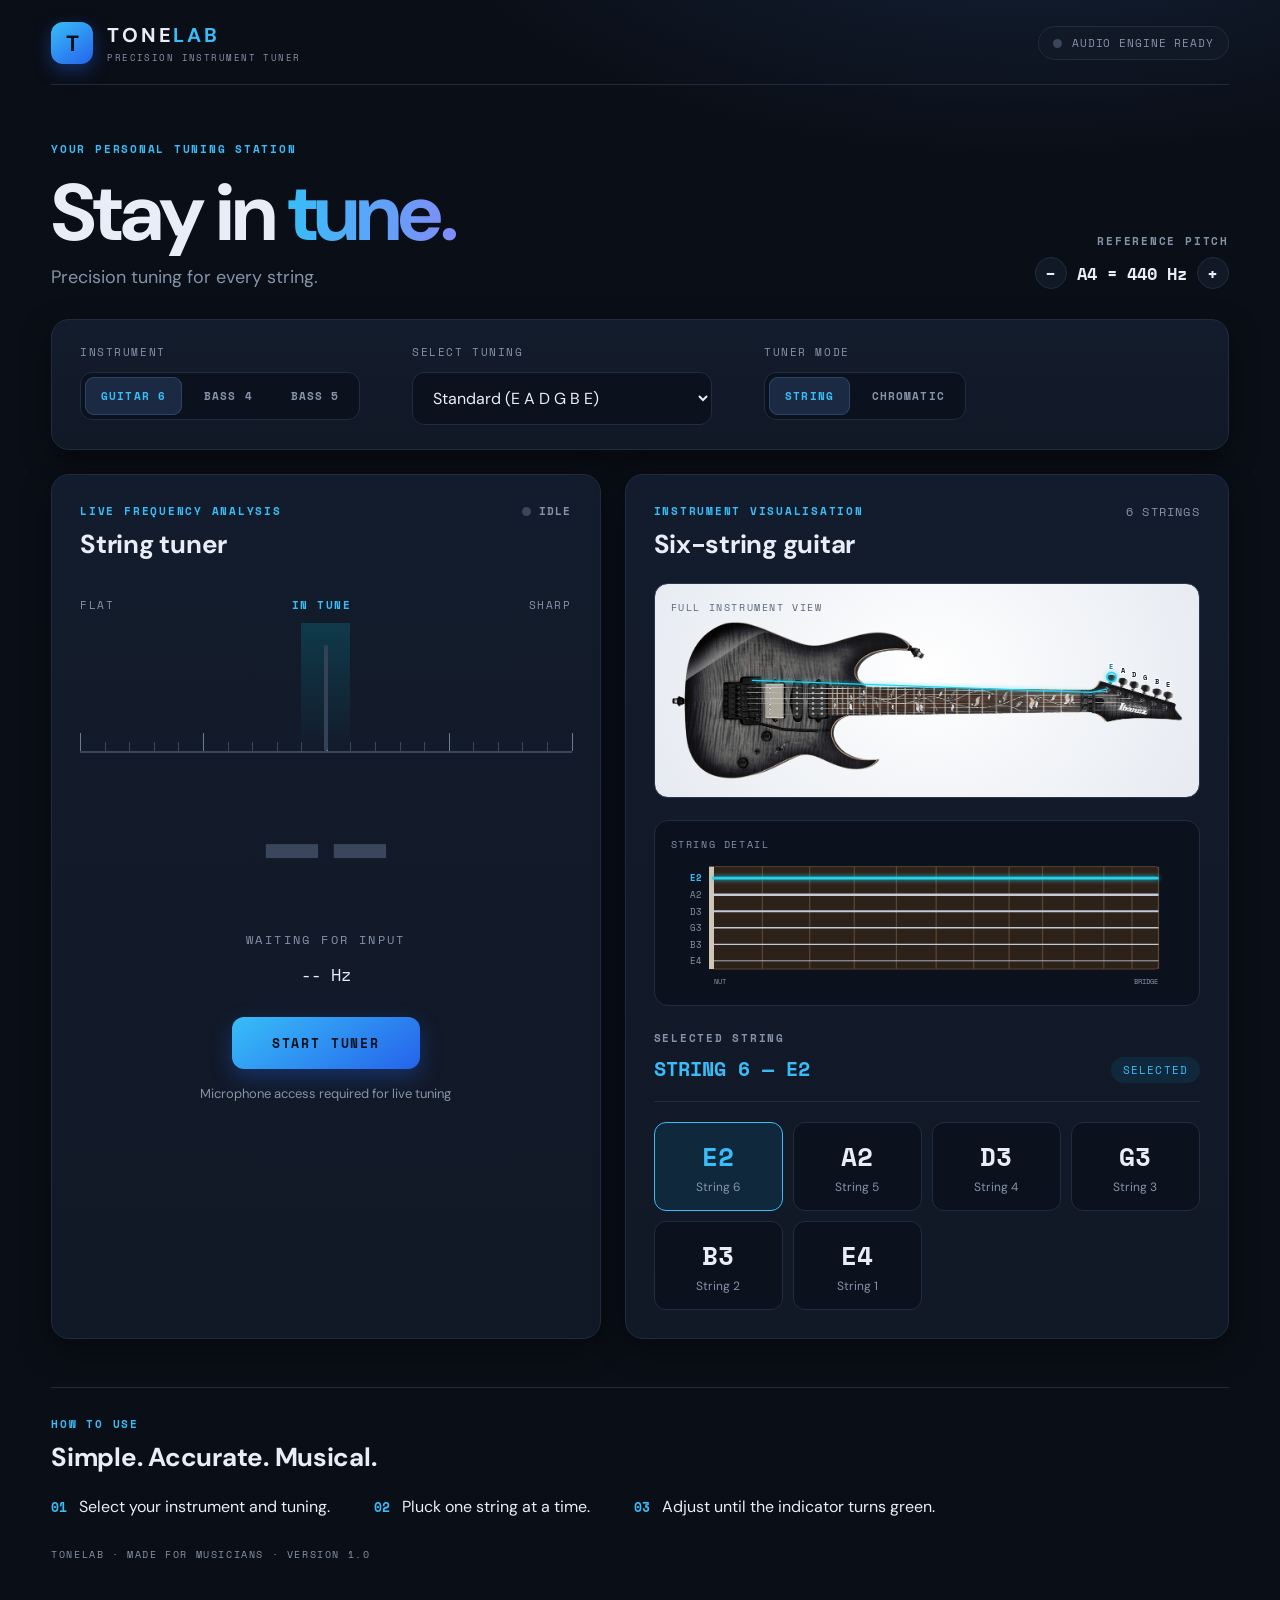
<file: index.html>
<!DOCTYPE html>
<html lang="en">
<head>
  <meta name="google-site-verification" content="nbQuBCfV1bMN90CUjbVreOwu0vkcyE_6Wc-4GuiCO3g" />
<meta charset="utf-8">
<meta name="viewport" content="width=device-width, initial-scale=1, viewport-fit=cover">
<title>ToneLab – Free Online Guitar &amp; Bass Tuner (all tunings)</title>
<meta name="description" content="ToneLab is a free online guitar and bass tuner. Tune 6-string guitar and 4 or 5-string bass in standard, drop, open and alternate tunings using your microphone.">
<meta name="theme-color" content="#0a0e16">
<meta property="og:type" content="website">
<meta property="og:title" content="ToneLab – Free Online Guitar &amp; Bass Tuner">
<meta property="og:description" content="Precision tuning for every string: guitar and bass, every common tuning, right in your browser.">
<meta property="og:image" content="img/guitar-6.png">
<link rel="icon" href="data:image/svg+xml,%3Csvg xmlns='http://www.w3.org/2000/svg' viewBox='0 0 64 64'%3E%3Crect width='64' height='64' rx='14' fill='%232563eb'/%3E%3Ctext x='32' y='46' font-size='40' font-weight='700' text-anchor='middle' fill='%23fff' font-family='Arial'%3ET%3C/text%3E%3C/svg%3E">
<script type="application/ld+json">{"@context":"https://schema.org","@type":"WebApplication","name":"ToneLab","applicationCategory":"MusicApplication","operatingSystem":"Any","description":"Free online guitar and bass tuner with every common tuning.","offers":{"@type":"Offer","price":"0","priceCurrency":"USD"}}</script>
<link rel="preconnect" href="https://fonts.googleapis.com">
<link rel="preconnect" href="https://fonts.gstatic.com" crossorigin>
<link href="https://fonts.googleapis.com/css2?family=DM+Sans:wght@400;500;700&family=Space+Mono:wght@400;700&display=swap" rel="stylesheet">
<link rel="stylesheet" href="style.css">
</head>
<body class="waiting">

<header class="top">
  <div class="brand"><span class="logo">T</span>
    <div><h2>TONE<i>LAB</i></h2><p class="eyebrow dark">Precision instrument tuner</p></div></div>
  <div class="eng"><span id="dot"></span><span id="status" class="mono">Audio engine ready</span></div>
</header>

<section class="hero">
  <div><p class="eyebrow">Your personal tuning station</p>
    <h1>Stay in <em>tune.</em></h1><p class="sub">Precision tuning for every string.</p></div>
  <div class="ref"><p class="eyebrow dark">Reference pitch</p>
    <div class="a4"><button id="a4m" type="button" aria-label="Lower A4">−</button><b>A4 = <span id="a4">440</span> Hz</b><button id="a4p" type="button" aria-label="Raise A4">+</button></div></div>
</section>

<section class="controls">
  <div><p class="mono lab">Instrument</p><div id="inst" class="opts"></div></div>
  <div><p class="mono lab">Select tuning</p><select id="tuning" aria-label="Tuning"></select></div>
  <div><p class="mono lab">Tuner mode</p>
    <div id="mode" class="opts">
      <button type="button" data-m="auto" aria-pressed="true" class="pill">String</button>
      <button type="button" data-m="chrom" aria-pressed="false" class="pill">Chromatic</button>
    </div></div>
</section>

<main class="grid">
  <section class="pane">
    <div class="phead"><div><p class="eyebrow">Live frequency analysis</p><h3 id="ptitle">String tuner</h3></div>
      <span class="live"><i></i><span id="live">Idle</span></span></div>
    <div class="scale mono"><span>Flat</span><span class="g">In tune</span><span>Sharp</span></div>
    <div class="gauge"><div class="zone"></div><div id="ticks"></div><div id="bar" class="needle idle"></div></div>
    <div class="read"><span id="note">--</span><sub id="oct"></sub></div>
    <p id="state" class="mono state">Waiting for input</p>
    <p id="hz" class="mono hz">-- Hz</p>
    <div class="center"><button id="start" type="button" class="start">Start tuner</button>
      <p class="small">Microphone access required for live tuning</p></div>
  </section>

  <section class="pane">
    <div class="phead"><div><p class="eyebrow">Instrument visualisation</p><h3 id="gt">Six-string guitar</h3></div>
      <span id="gcount" class="soft">6 strings</span></div>
    <div class="view stage"><p class="mono tiny">Full instrument view</p><div id="guitar"></div></div>
    <div class="view"><p class="mono tiny">String detail</p><div id="detail"></div></div>
    <div class="sel"><div><p class="eyebrow dark">Selected string</p><b id="sel" class="mono">String 6 — E2</b></div>
      <span id="badge" class="badge mono">Selected</span></div>
    <div id="cards" class="cards"></div>
  </section>
</main>

<footer>
  <p class="eyebrow">How to use</p><h3>Simple. Accurate. Musical.</h3>
  <ol class="steps"><li><b>01</b> Select your instrument and tuning.</li><li><b>02</b> Pluck one string at a time.</li><li><b>03</b> Adjust until the indicator turns green.</li></ol>
  <p class="mono tiny end">ToneLab · made for musicians · version 1.0</p>
</footer>

<script src="app.js"></script>
</body>
</html>
</file>
<file: style.css>
:root{color-scheme:dark;--bg:#0a0e16;--panel:#111826;--deep:#0c121d;--line:#202c40;--ink:#e8edf7;--mut:#8593a9;--acc:#38bdf8;--accl:#10283b;--amber:#ffb224;--glow:#22d3ee;--r:18px;--sh:0 10px 30px #0006}
*{box-sizing:border-box;margin:0}
html{background:var(--bg)}
body{font-family:'DM Sans',system-ui,sans-serif;color:var(--ink);background:radial-gradient(900px 420px at 80% -8%,#15233a,transparent 70%);padding:max(22px,env(safe-area-inset-top)) clamp(16px,4vw,64px) 48px;max-width:1360px;margin:0 auto;-webkit-tap-highlight-color:transparent}
button,select{font:inherit;color:inherit;cursor:pointer}
button:focus-visible,select:focus-visible{outline:2px solid var(--acc);outline-offset:3px}
.mono,.eyebrow{font-family:'Space Mono',monospace}
.eyebrow{font-size:11px;letter-spacing:.16em;text-transform:uppercase;color:var(--acc);font-weight:700}
.eyebrow.dark,.lab{color:var(--mut)}
.lab{font-size:11px;letter-spacing:.14em;text-transform:uppercase;margin-bottom:12px}
.tiny{font-size:10px;letter-spacing:.16em;text-transform:uppercase;color:var(--mut)}
.soft{color:var(--mut);font:12px 'Space Mono',monospace;text-transform:uppercase;letter-spacing:.1em}

.top{display:flex;justify-content:space-between;align-items:center;gap:16px;padding-bottom:20px;border-bottom:1px solid var(--line)}
.brand{display:flex;gap:14px;align-items:center}
.logo{width:42px;height:42px;border-radius:12px;background:linear-gradient(145deg,#38bdf8,#2563eb);color:#06101d;display:grid;place-items:center;font-size:22px;font-weight:700;box-shadow:0 6px 18px #2563eb66}
h2{font-size:20px;letter-spacing:.14em}
h2 i{color:var(--acc);font-style:normal}
.brand .eyebrow{font-size:9px;margin-top:3px;font-weight:400;color:var(--mut)}
.eng{display:flex;gap:10px;align-items:center;font-size:11px;text-transform:uppercase;letter-spacing:.08em;color:var(--mut);background:var(--panel);border:1px solid var(--line);border-radius:999px;padding:8px 14px}
#dot{width:9px;height:9px;border-radius:50%;background:#3a465c}
#dot.on{background:var(--glow);box-shadow:0 0 9px var(--glow)}

.hero{display:flex;justify-content:space-between;align-items:flex-end;gap:20px;flex-wrap:wrap;margin:clamp(30px,6vw,56px) 0 30px}
h1{font-size:clamp(44px,8vw,80px);line-height:1;letter-spacing:-.035em;margin:16px 0 12px}
h1 em{font-style:normal;background:linear-gradient(90deg,#38bdf8,#818cf8);-webkit-background-clip:text;background-clip:text;color:transparent}
.sub{font-size:18px;color:var(--mut)}
.ref{text-align:right}
.a4{display:flex;gap:10px;align-items:center;justify-content:flex-end;margin-top:8px;font:700 17px 'Space Mono',monospace}
.a4 button{width:32px;height:32px;border-radius:50%;border:1px solid var(--line);background:var(--panel);font-size:18px;line-height:1}

.controls,.pane{background:linear-gradient(180deg,#131c2c,var(--panel));border:1px solid var(--line);border-radius:var(--r);box-shadow:var(--sh)}
.controls{display:flex;flex-wrap:wrap;gap:24px 52px;align-items:flex-start;padding:24px 28px}
.opts{display:flex;gap:6px;flex-wrap:wrap;background:var(--deep);border:1px solid var(--line);border-radius:12px;padding:4px}
.opts button{border:0;background:none;font:700 11px 'Space Mono',monospace;letter-spacing:.1em;text-transform:uppercase;color:var(--mut);padding:11px 16px;border-radius:9px}
.opts button[aria-pressed=true]{background:#1b2a42;color:var(--acc);box-shadow:inset 0 0 0 1px #2c4566}
select{width:min(300px,80vw);padding:14px 16px;border:1px solid var(--line);border-radius:12px;background:var(--deep);font-size:16px}

.grid{display:grid;grid-template-columns:1fr 1.1fr;gap:24px;margin-top:24px}
.pane{padding:28px}
.phead{display:flex;justify-content:space-between;align-items:flex-start;gap:12px}
h3{font-size:26px;font-weight:700;margin-top:8px;letter-spacing:-.01em}
.live{display:flex;gap:8px;align-items:center;font:700 11px 'Space Mono',monospace;color:var(--mut);text-transform:uppercase;letter-spacing:.1em}
.live i{width:9px;height:9px;border-radius:50%;background:#3a465c}
.running .live i{background:var(--glow);box-shadow:0 0 9px var(--glow)}
.running .live{color:var(--glow)}

.scale{display:flex;justify-content:space-between;font-size:11px;letter-spacing:.14em;text-transform:uppercase;color:var(--mut);margin-top:36px}
.scale .g{color:var(--acc);font-weight:700}
.gauge{position:relative;height:130px;border-bottom:2px solid #3a465c;margin-top:10px}
#ticks i{position:absolute;bottom:0;width:1px;height:9px;background:#3a465c}
#ticks i.big{height:18px;background:#6b7a93}
#ticks i.zero{background:var(--glow);height:30px;width:2px}
.zone{position:absolute;left:45%;width:10%;top:0;bottom:0;background:linear-gradient(#0f3a4a,transparent)}
.needle{position:absolute;bottom:0;left:50%;width:4px;height:106px;border-radius:2px;background:var(--amber);transform:translateX(-50%);box-shadow:0 0 12px #ffb22466}
.needle.idle{background:#354158;box-shadow:none}
.tuned .needle{background:var(--glow);box-shadow:0 0 16px var(--glow)}
.read{text-align:center;margin-top:30px;line-height:1}
#note{font-size:clamp(84px,12vw,124px);font-weight:700;letter-spacing:-.03em}
.waiting #note{color:#3a465c}
.tuned #note{color:var(--glow);text-shadow:0 0 24px #22d3ee66}
.read sub{font:20px 'Space Mono',monospace;color:var(--mut);margin-left:4px}
.state{text-align:center;margin-top:24px;font-size:12px;letter-spacing:.2em;text-transform:uppercase;color:var(--mut);min-height:1.4em}
.hz{text-align:center;margin-top:14px;font-size:17px}
.center{text-align:center;margin-top:30px}
.start{border:0;border-radius:12px;background:linear-gradient(145deg,#38bdf8,#2563eb);color:#04101c;padding:16px 40px;font:700 13px 'Space Mono',monospace;letter-spacing:.14em;text-transform:uppercase;box-shadow:0 8px 22px #2563eb55}
.start.on{background:#1b2536;color:var(--ink);box-shadow:inset 0 0 0 1px #34425a}
.small{font-size:13px;color:var(--mut);margin-top:16px}

.view{border:1px solid var(--line);border-radius:14px;padding:16px;margin-top:22px;background:var(--deep)}
.view.stage{background:radial-gradient(560px 460px at 50% 42%,#fff,#d6dde8 90%);border-color:#2a3650}
.stage .tiny{color:#5b6779}
#guitar{display:flex;justify-content:center;margin-top:6px}
#guitar svg{display:block;overflow:visible}
#detail{margin-top:8px}#detail svg{width:100%;display:block}
.sel{display:flex;justify-content:space-between;align-items:flex-end;gap:12px;margin-top:24px;padding-bottom:18px;border-bottom:1px solid var(--line)}
#sel{display:block;margin-top:8px;font-size:20px;color:var(--acc);text-transform:uppercase}
.badge{font-size:11px;letter-spacing:.1em;text-transform:uppercase;color:var(--acc);background:var(--accl);border-radius:999px;padding:5px 12px}
.badge:empty{display:none}
.cards{display:grid;grid-template-columns:repeat(auto-fit,minmax(104px,1fr));gap:10px;margin-top:20px}
.card{border:1px solid var(--line);border-radius:12px;background:var(--deep);padding:14px 8px;text-align:center;transition:.15s}
.card b{display:block;font:700 26px 'Space Mono',monospace}
.card small{font-size:12px;color:var(--mut)}
.card.on{border-color:var(--acc);background:var(--accl)}
.card.on b{color:var(--acc)}
.card.ok{border-color:var(--glow);background:#0a3040;box-shadow:0 0 14px #22d3ee44}.card.ok b{color:var(--glow)}

/* photo overlays: strings and tuner knobs glow when active */
.sg,.ds{cursor:pointer}
.sg .str{stroke:transparent}
.sg .ring{fill:none;stroke:transparent}
.sg text{font:700 18px 'Space Mono',monospace;fill:#1c2433;paint-order:stroke;stroke:#fff;stroke-width:5px;stroke-linejoin:round}
.sg.on .str,.sg.on .ring{stroke:var(--glow);filter:drop-shadow(0 0 5px var(--glow))}
.sg.ok .str,.sg.ok .ring{filter:drop-shadow(0 0 10px var(--glow))}
.sg.on text{fill:#0b7a99}
.ds .s{stroke:#c3cad6}
.ds text{font:11px 'Space Mono',monospace;fill:#8593a9}
.ds.on .s{stroke:var(--glow);filter:drop-shadow(0 0 3px var(--glow))}
.ds.on text{fill:var(--acc);font-weight:700}
#detail .end{font:9px 'Space Mono',monospace;fill:#8593a9}

footer{margin-top:48px;padding-top:28px;border-top:1px solid var(--line)}
.steps{display:flex;flex-wrap:wrap;gap:14px 44px;list-style:none;padding:0;margin:22px 0}
.steps b{font:700 13px 'Space Mono',monospace;color:var(--acc);margin-right:8px}
.end{margin-top:30px}
@media(max-width:900px){.grid{grid-template-columns:1fr}.ref{text-align:left}.a4{justify-content:flex-start}.pane,.controls{padding:20px}}
</file>
